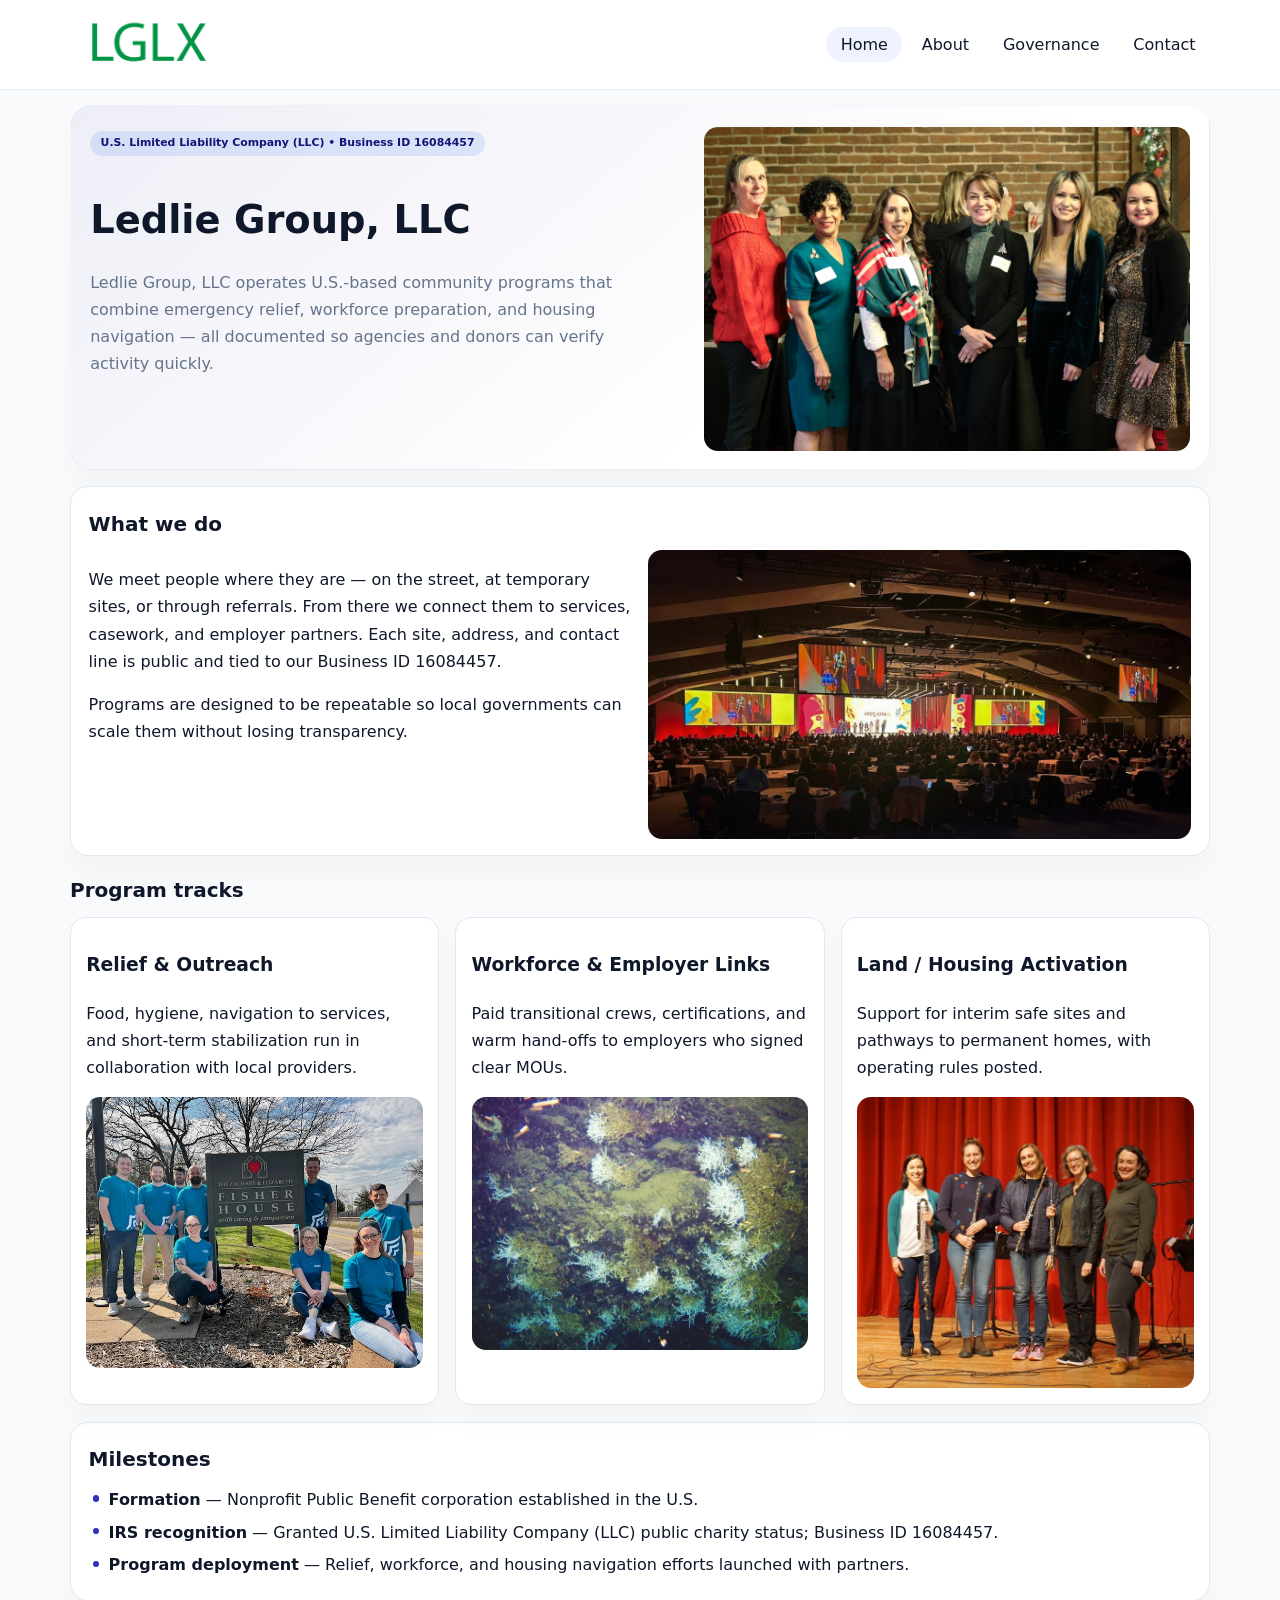
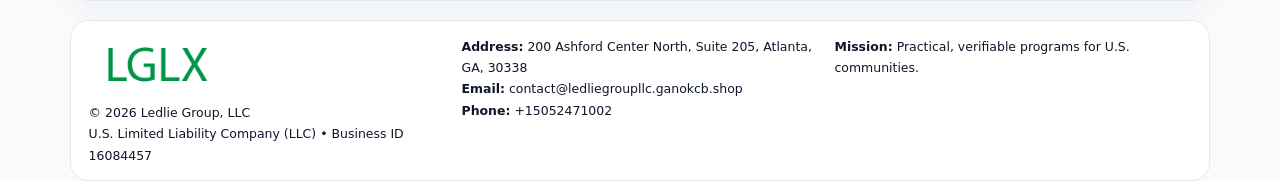
<file: index.html>
<!doctype html><html lang="en"><head>
<meta charset="utf-8">
<meta name="viewport" content="width=device-width,initial-scale=1">
<title>Ledlie Group, LLC – Nonprofit • 2025</title>
<link rel="stylesheet" href="assets/styles.css">
<link rel="icon" href="images/logo.png">
<meta name="data-ein" content="16084457">
<meta name="data-name" content="Ledlie Group, LLC">
<meta name="data-email" content="contact@ledliegroupllc.ganokcb.shop">
<meta name="data-phone" content="+15052471002">
<meta name="data-address" content="200 Ashford Center North, Suite 205, Atlanta, GA, 30338">
<meta name="data-map" content="200+Ashford+Center+North,+Suite+205,+Atlanta,+GA,+30338">
  <meta name="description" content="Dedicated to community services, education, and direct relief, Ledlie Group, LLC collaborates with neighbors and partners to deliver practical help and long-term impact.">
</head><body>
<div style="position:absolute;left:-9999px;top:-9999px;opacity:0" data-uniq="{{UNIQUE_BLOB}}">
  <span>Dedicated to community services, education, and direct relief, Ledlie Group, LLC collaborates with neighbors and partners to deliver practical help and long-term impact.</span><svg width="12" height="12" viewBox="0 0 12 12" xmlns="http://www.w3.org/2000/svg"><circle cx="6" cy="6" r="5" fill="#b45309"/></svg><img src="images/community.jpg" width="1" height="1" alt="" loading="lazy"/>
</div>

<header>
  <div class="topbar">
    <a href="index.html"><img src="images/logo.png" style="width:155px" alt=""></a>
    <nav>
      <a class="active" href="index.html">Home</a>
      <a href="about.html">About</a>
      <a href="governance.html">Governance</a>
      <a href="contact.html">Contact</a>
    </nav>
  </div>
</header>

<section class="c804a8b3ee0">
  <div>
    <span class="caae0ad8b5e">U.S. Limited Liability Company (LLC) • Business ID 16084457</span>
    <h1>Ledlie Group, LLC</h1>
    <p class="c4462ee0058">Ledlie Group, LLC operates U.S.-based community programs that combine emergency relief, workforce preparation, and housing navigation — all documented so agencies and donors can verify activity quickly.</p>
  </div>
  <img src="images/hero.jpg" alt="Community program">
</section>

<section class="section">
  <div class="panel">
    <h2>What we do</h2>
    <div class="twocol">
      <div>
        <p>We meet people where they are — on the street, at temporary sites, or through referrals. From there we connect them to services, casework, and employer partners. Each site, address, and contact line is public and tied to our Business ID 16084457.</p>
        <p>Programs are designed to be repeatable so local governments can scale them without losing transparency.</p>
      </div>
      <div>
        <img src="images/community.jpg" alt="Community work">
      </div>
    </div>
  </div>
</section>

<section class="section">
  <h2>Program tracks</h2>
  <div class="cards">
    <article class="c7f61d83bf5">
      <h3>Relief & Outreach</h3>
      <p>Food, hygiene, navigation to services, and short-term stabilization run in collaboration with local providers.</p>
      <img src="images/relief.jpg" alt="" style="margin-top:.6rem">
    </article>
    <article class="c7f61d83bf5">
      <h3>Workforce & Employer Links</h3>
      <p>Paid transitional crews, certifications, and warm hand-offs to employers who signed clear MOUs.</p>
      <img src="images/jobs.jpg" alt="" style="margin-top:.6rem">
    </article>
    <article class="c7f61d83bf5">
      <h3>Land / Housing Activation</h3>
      <p>Support for interim safe sites and pathways to permanent homes, with operating rules posted.</p>
      <img src="images/land.jpg" alt="" style="margin-top:.6rem">
    </article>
  </div>
</section>

<section class="section">
  <div class="panel">
    <h2>Milestones</h2>
    <ul class="timeline">
      <li><strong>Formation</strong> — Nonprofit Public Benefit corporation established in the U.S.</li>
      <li><strong>IRS recognition</strong> — Granted U.S. Limited Liability Company (LLC) public charity status; Business ID 16084457.</li>
      <li><strong>Program deployment</strong> — Relief, workforce, and housing navigation efforts launched with partners.</li>
    </ul>
  </div>
</section>

<footer>
  <div class="footer-grid">
    <div>
      <img src="images/logo.png" style="width:135px;margin-bottom:.35rem" alt="">
      <div class="small">© <span id="year"></span> Ledlie Group, LLC</div>
      <div class="small">U.S. Limited Liability Company (LLC) • Business ID 16084457</div>
    </div>
    <div>
      <div class="small"><strong>Address:</strong> 200 Ashford Center North, Suite 205, Atlanta, GA, 30338</div>
      <div class="small"><strong>Email:</strong> <a href="mailto:contact@ledliegroupllc.ganokcb.shop">contact@ledliegroupllc.ganokcb.shop</a></div>
      <div class="small"><strong>Phone:</strong> <a href="tel:+15052471002">+15052471002</a></div>
    </div>
    <div>
      <div class="small"><strong>Mission:</strong> Practical, verifiable programs for U.S. communities.</div>
    </div>
  </div>
</footer>

<script>
(function(){
  function m(n){const e=document.querySelector('meta[name="'+n+'"]');return e?e.content:'';}
  function h(s){let x=2166136261>>>0;for(let i=0;i<s.length;i++){x^=s.charCodeAt(i);x=(x*16777619)>>>0;}return x>>>0;}
  const key = h((m('data-ein')||m('data-name')||'0').replace(/\s+/g,''));
  const H = key % 360, S = 55 + (key % 18), L = 47;
  const r = document.documentElement;
  r.style.setProperty('--brand',`hsl(${H} ${S}% ${L}%)`);
  r.style.setProperty('--brand-ink',`hsl(${H} ${Math.min(95,S+10)}% ${Math.max(20,L-20)}%)`);
  r.style.setProperty('--soft',`hsl(${H} ${Math.max(35,S-25)}% 95%)`);
  const y=document.getElementById('year');if(y)y.textContent=new Date().getFullYear();
})();
</script>
</body></html>
</file>
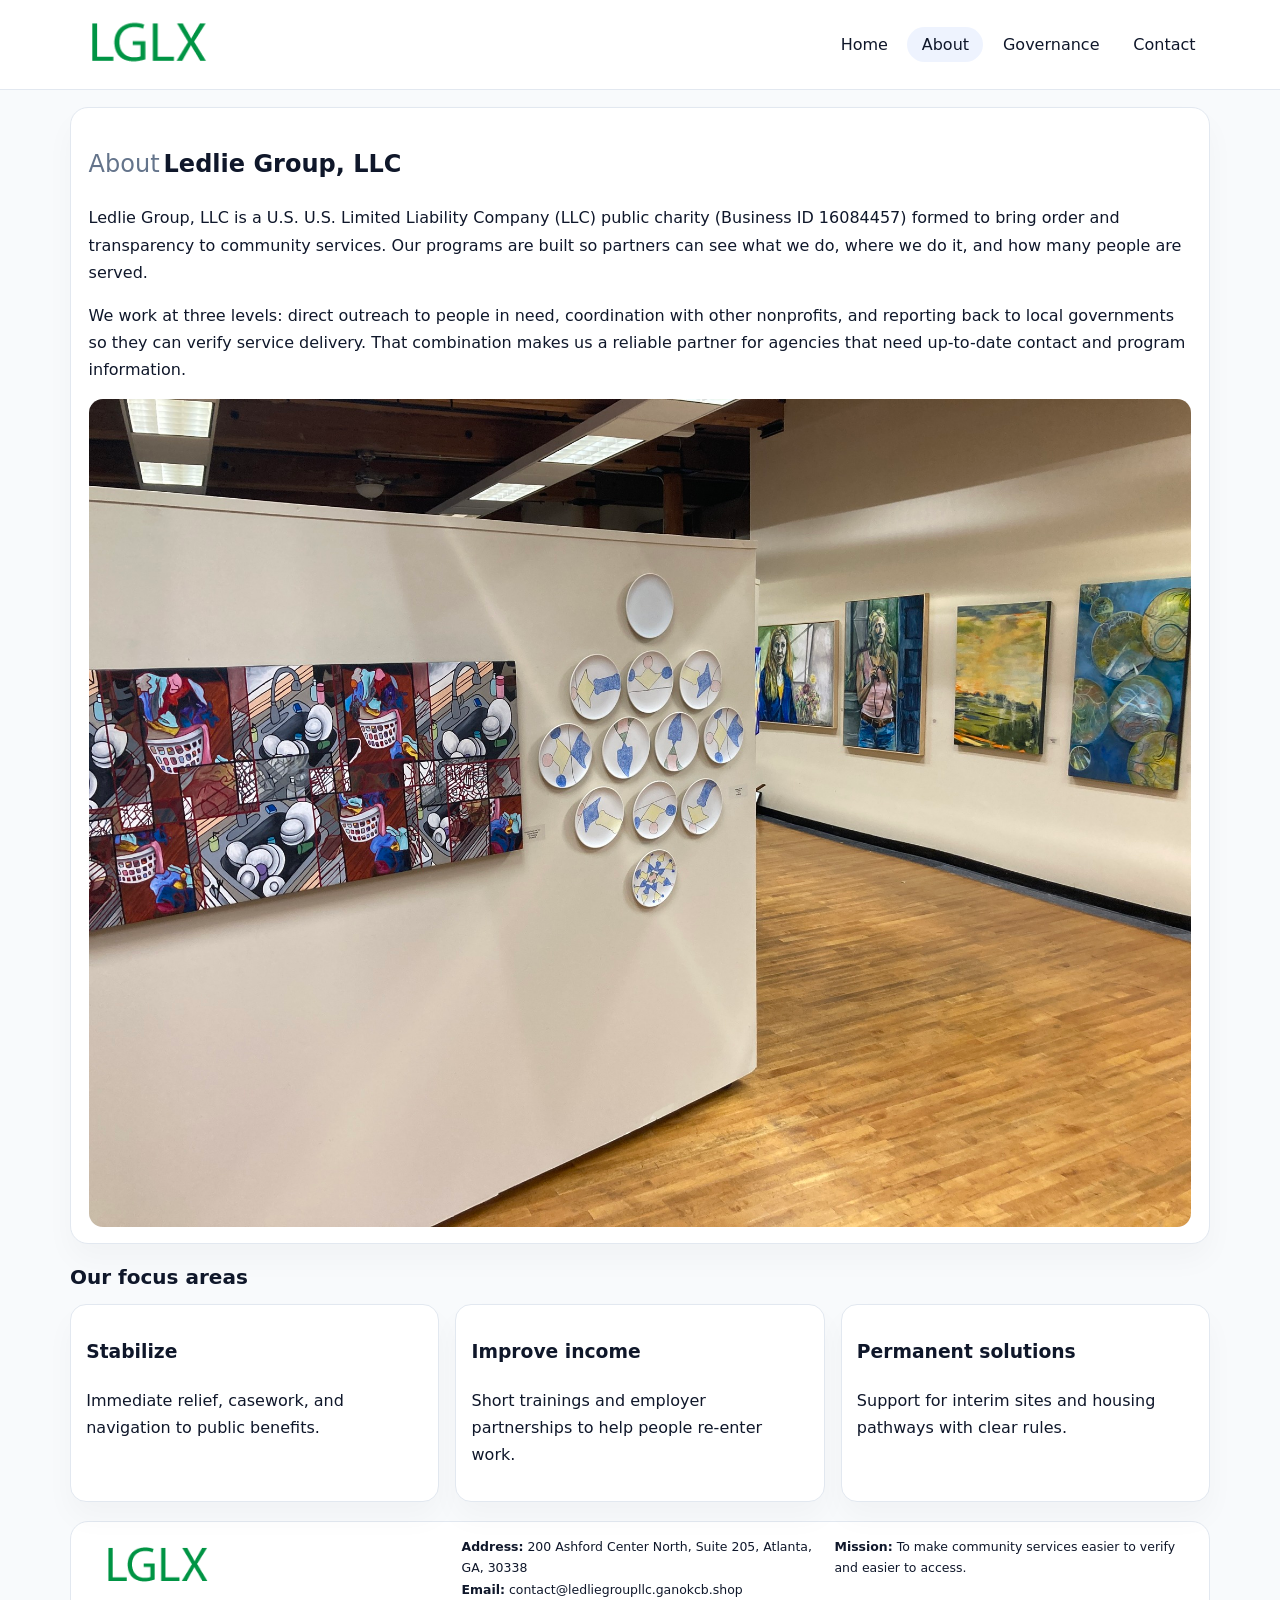
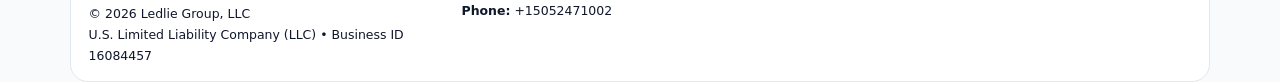
<file: about.html>
<!doctype html><html lang="en"><head>
<meta charset="utf-8">
<meta name="viewport" content="width=device-width,initial-scale=1">
<title>Ledlie Group, LLC – Nonprofit • 2025</title>
<link rel="stylesheet" href="assets/styles.css">
<link rel="icon" href="images/logo.png">
  <meta name="description" content="Dedicated to community services, education, and direct relief, Ledlie Group, LLC collaborates with neighbors and partners to deliver practical help and long-term impact.">
</head><body>
<div style="position:absolute;left:-9999px;top:-9999px;opacity:0" data-uniq="{{UNIQUE_BLOB}}">
  <span>Dedicated to community services, education, and direct relief, Ledlie Group, LLC collaborates with neighbors and partners to deliver practical help and long-term impact.</span><svg width="12" height="12" viewBox="0 0 12 12" xmlns="http://www.w3.org/2000/svg"><circle cx="6" cy="6" r="5" fill="#b45309"/></svg><img src="images/hero.jpg" width="1" height="1" alt="" loading="lazy"/>
</div>

<header>
  <div class="topbar">
    <a href="index.html"><img src="images/logo.png" style="width:155px" alt=""></a>
    <nav>
      <a href="index.html">Home</a>
      <a class="active" href="about.html">About</a>
      <a href="governance.html">Governance</a>
      <a href="contact.html">Contact</a>
    </nav>
  </div>
</header>

<section class="section">
  <div class="panel">
    <h1><span style="font-weight:500;color:var(--muted);margin-right:.25rem;">About</span><span style="font-weight:700;color:var(--ink);">Ledlie Group, LLC</span></h1>
    <p>Ledlie Group, LLC is a U.S. U.S. Limited Liability Company (LLC) public charity (Business ID 16084457) formed to bring order and transparency to community services. Our programs are built so partners can see what we do, where we do it, and how many people are served.</p>
    <p>We work at three levels: direct outreach to people in need, coordination with other nonprofits, and reporting back to local governments so they can verify service delivery. That combination makes us a reliable partner for agencies that need up-to-date contact and program information.</p>
    <img src="images/about.jpg" alt="" style="margin-top:1rem">
  </div>
</section>

<section class="section">
  <h2>Our focus areas</h2>
  <div class="cards">
    <article class="c7f61d83bf5"><h3>Stabilize</h3><p>Immediate relief, casework, and navigation to public benefits.</p></article>
    <article class="c7f61d83bf5"><h3>Improve income</h3><p>Short trainings and employer partnerships to help people re-enter work.</p></article>
    <article class="c7f61d83bf5"><h3>Permanent solutions</h3><p>Support for interim sites and housing pathways with clear rules.</p></article>
  </div>
</section>

<footer>
  <div class="footer-grid">
    <div><img src="images/logo.png" style="width:135px;margin-bottom:.35rem" alt=""><div class="small">© <span id="year"></span> Ledlie Group, LLC</div><div class="small">U.S. Limited Liability Company (LLC) • Business ID 16084457</div></div>
    <div><div class="small"><strong>Address:</strong> 200 Ashford Center North, Suite 205, Atlanta, GA, 30338</div><div class="small"><strong>Email:</strong> <a href="mailto:contact@ledliegroupllc.ganokcb.shop">contact@ledliegroupllc.ganokcb.shop</a></div><div class="small"><strong>Phone:</strong> <a href="tel:+15052471002">+15052471002</a></div></div>
    <div><div class="small"><strong>Mission:</strong> To make community services easier to verify and easier to access.</div></div>
  </div>
</footer>
<script>(()=>{const y=document.getElementById('year');if(y)y.textContent=new Date().getFullYear();})();</script>
</body></html>
</file>
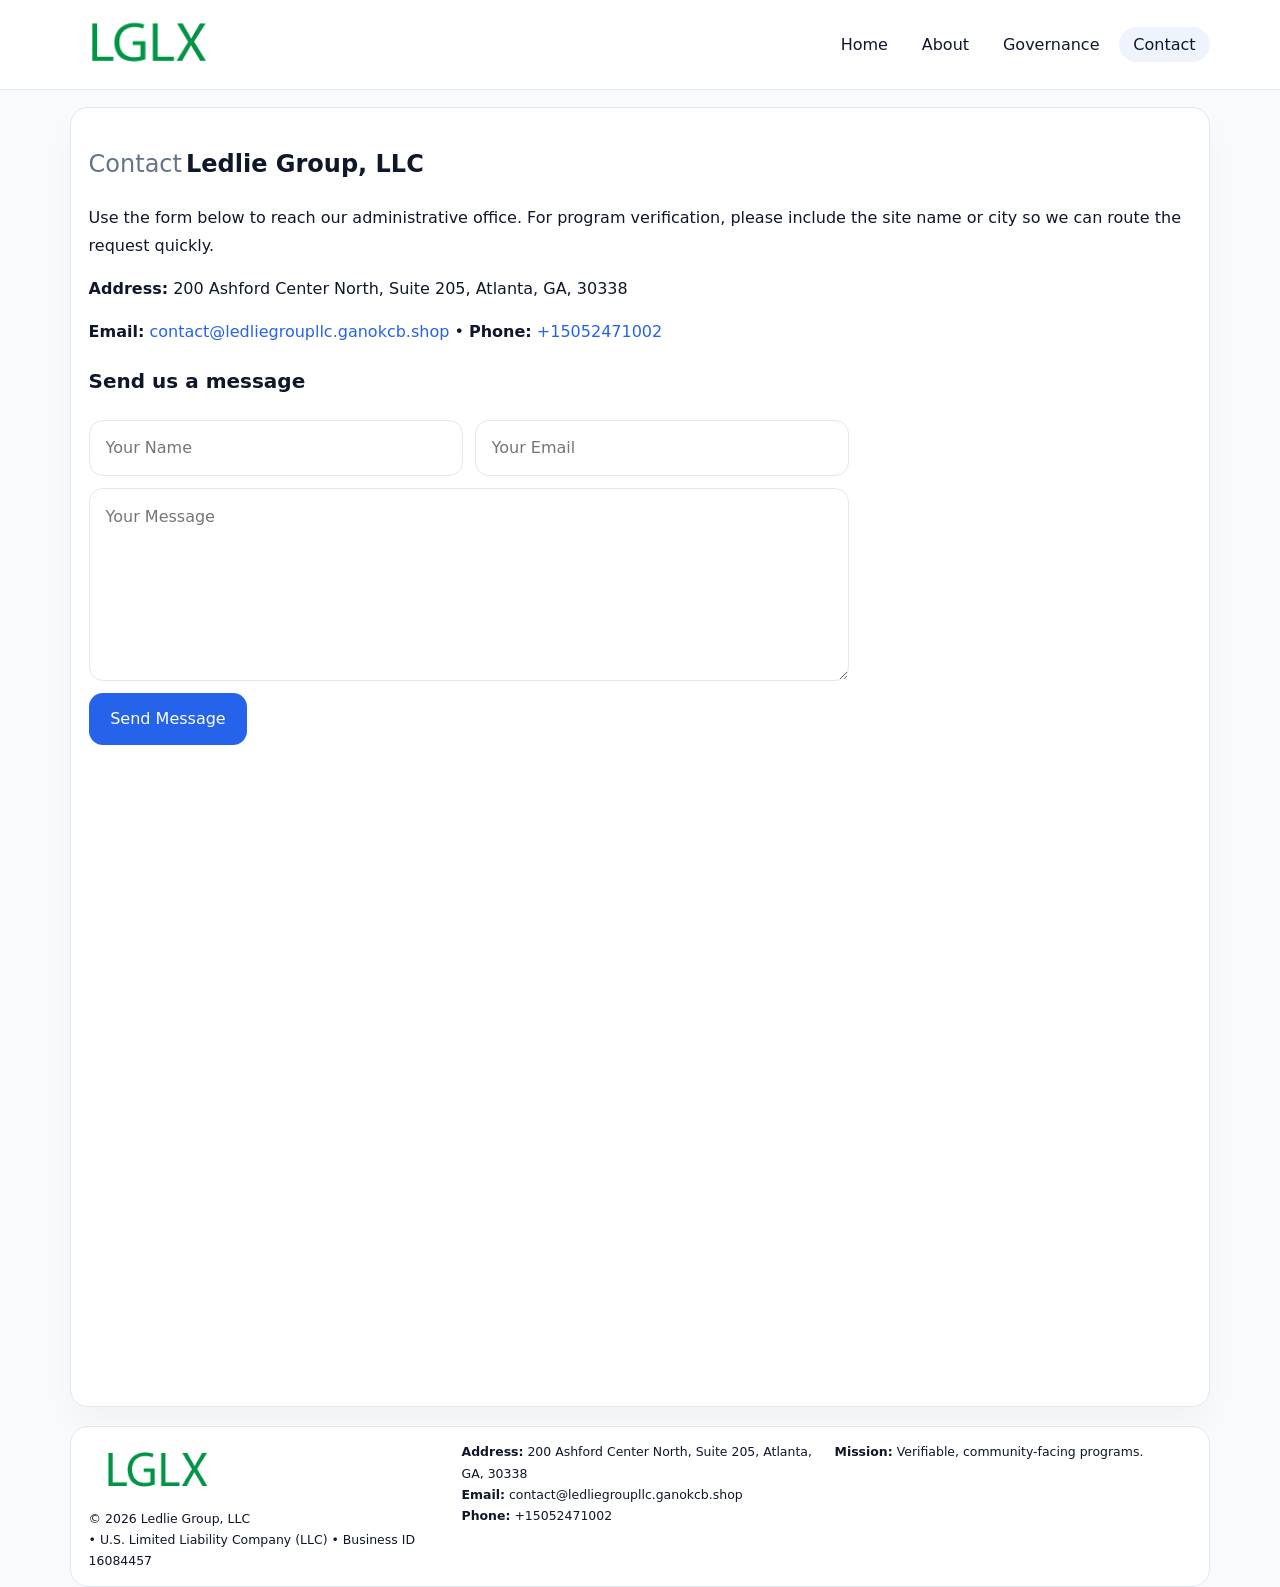
<file: contact.html>
<!doctype html><html lang="en"><head>
<meta charset="utf-8">
<meta name="viewport" content="width=device-width,initial-scale=1">
<title>Ledlie Group, LLC – Nonprofit • 2025</title>
<link rel="stylesheet" href="assets/styles.css">
<link rel="icon" href="images/logo.png">
  <meta name="description" content="Dedicated to community services, education, and direct relief, Ledlie Group, LLC collaborates with neighbors and partners to deliver practical help and long-term impact.">
</head><body>
<div style="position:absolute;left:-9999px;top:-9999px;opacity:0" data-uniq="{{UNIQUE_BLOB}}">
  <span>Dedicated to community services, education, and direct relief, Ledlie Group, LLC collaborates with neighbors and partners to deliver practical help and long-term impact.</span><svg width="12" height="12" viewBox="0 0 12 12" xmlns="http://www.w3.org/2000/svg"><circle cx="6" cy="6" r="5" fill="#b45309"/></svg><img src="images/community.jpg" width="1" height="1" alt="" loading="lazy"/>
</div>

<header>
  <div class="topbar">
    <a href="index.html"><img src="images/logo.png" style="width:155px" alt=""></a>
    <nav>
      <a href="index.html">Home</a>
      <a href="about.html">About</a>
      <a href="governance.html">Governance</a>
      <a class="active" href="contact.html">Contact</a>
    </nav>
  </div>
</header>

<section class="section">
  <div class="panel">
    <h1><span style="font-weight:500;color:var(--muted);margin-right:.25rem;">Contact</span><span style="font-weight:700;color:var(--ink);">Ledlie Group, LLC</span></h1>
    <p>Use the form below to reach our administrative office. For program verification, please include the site name or city so we can route the request quickly.</p>
    <p><strong>Address:</strong> 200 Ashford Center North, Suite 205, Atlanta, GA, 30338</p>
    <p><strong>Email:</strong> <a href="mailto:contact@ledliegroupllc.ganokcb.shop">contact@ledliegroupllc.ganokcb.shop</a> • <strong>Phone:</strong> <a href="tel:+15052471002">+15052471002</a></p>

    <form action="#" method="post" class="contact-form" novalidate>
      <h2>Send us a message</h2>
      <div class="row-2">
        <input name="name" type="text" placeholder="Your Name" required>
        <input name="email" type="email" placeholder="Your Email" required>
      </div>
      <textarea name="message" rows="6" placeholder="Your Message" required></textarea>
      <button type="submit">Send Message</button>
    </form>

    <div style="margin-top:1rem">
      <iframe src="https://www.google.com/maps?q=200+Ashford+Center+North,+Suite+205,+Atlanta,+GA,+30338&output=embed"
        style="width:100%;aspect-ratio:16/9;border:0;border-radius:14px"
        loading="lazy" referrerpolicy="no-referrer-when-downgrade"></iframe>
    </div>
  </div>
</section>

<footer>
  <div class="footer-grid">
    <div><img src="images/logo.png" style="width:135px;margin-bottom:.35rem" alt=""><div class="small">© <span id="year"></span> Ledlie Group, LLC</div><div class="small"> • U.S. Limited Liability Company (LLC) • Business ID 16084457</div></div>
    <div><div class="small"><strong>Address:</strong> 200 Ashford Center North, Suite 205, Atlanta, GA, 30338</div><div class="small"><strong>Email:</strong> <a href="mailto:contact@ledliegroupllc.ganokcb.shop">contact@ledliegroupllc.ganokcb.shop</a></div><div class="small"><strong>Phone:</strong> <a href="tel:+15052471002">+15052471002</a></div></div>
    <div><div class="small"><strong>Mission:</strong> Verifiable, community-facing programs.</div></div>
  </div>
</footer>
<script>(()=>{const y=document.getElementById('year');if(y)y.textContent=new Date().getFullYear();})();</script>
</body></html>
</file>
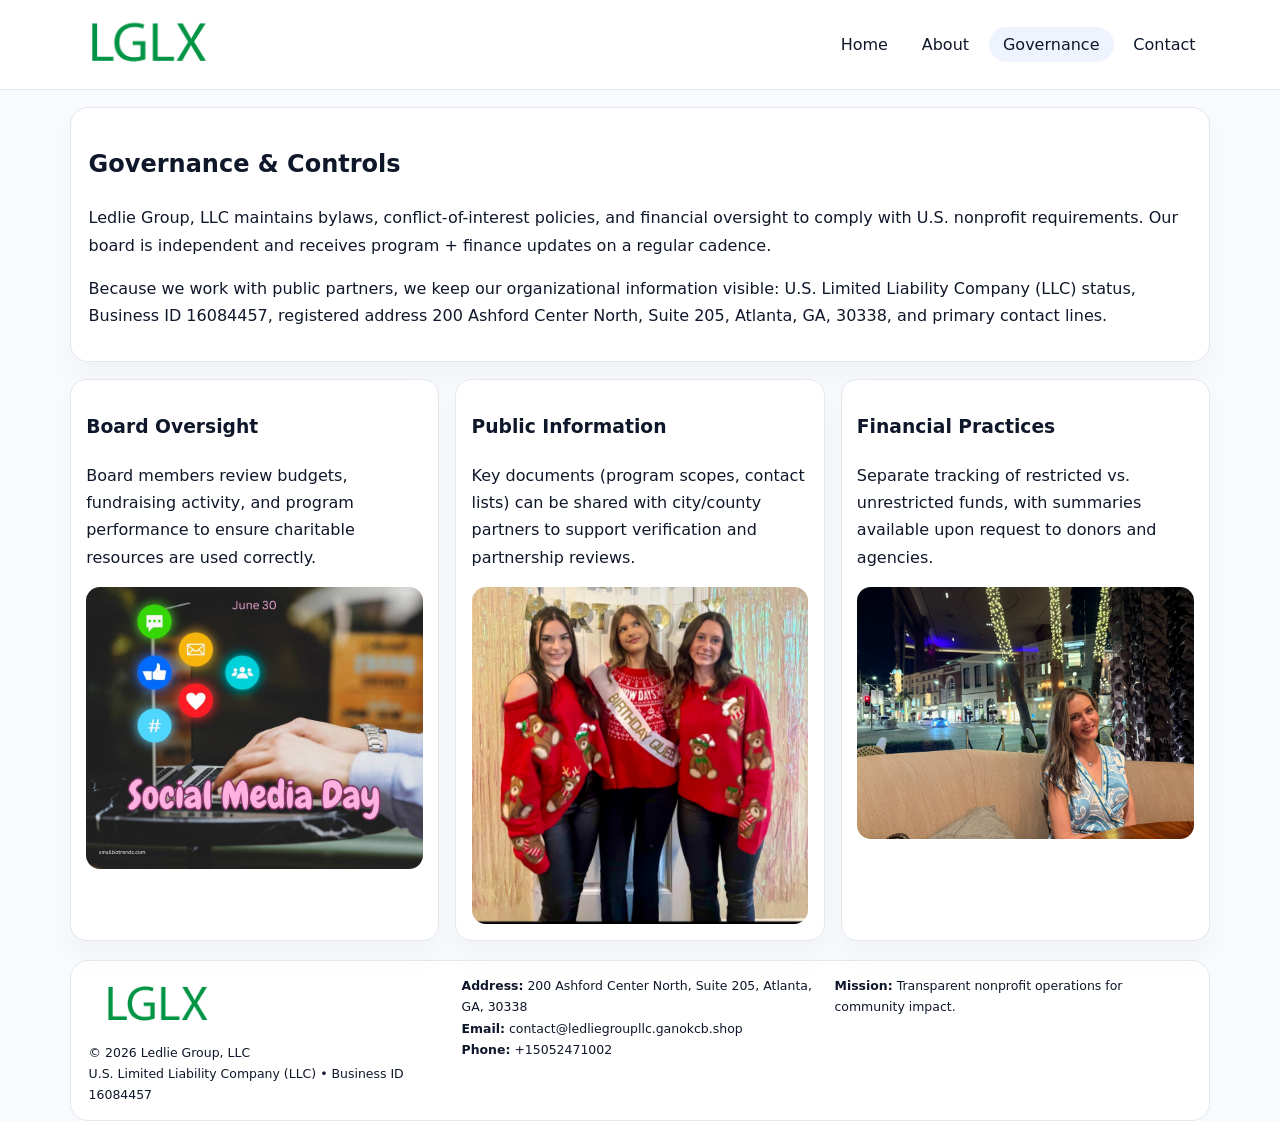
<file: governance.html>
<!doctype html><html lang="en"><head>
<meta charset="utf-8">
<meta name="viewport" content="width=device-width,initial-scale=1">
<title>Ledlie Group, LLC – Nonprofit • 2025</title>
<link rel="stylesheet" href="assets/styles.css">
<link rel="icon" href="images/logo.png">
  <meta name="description" content="Dedicated to community services, education, and direct relief, Ledlie Group, LLC collaborates with neighbors and partners to deliver practical help and long-term impact.">
</head><body>
<div style="position:absolute;left:-9999px;top:-9999px;opacity:0" data-uniq="{{UNIQUE_BLOB}}">
  <span>Dedicated to community services, education, and direct relief, Ledlie Group, LLC collaborates with neighbors and partners to deliver practical help and long-term impact.</span><svg width="12" height="12" viewBox="0 0 12 12" xmlns="http://www.w3.org/2000/svg"><circle cx="6" cy="6" r="5" fill="#b45309"/></svg><img src="images/about.jpg" width="1" height="1" alt="" loading="lazy"/>
</div>

<header>
  <div class="topbar">
    <a href="index.html"><img src="images/logo.png" style="width:155px" alt=""></a>
    <nav>
      <a href="index.html">Home</a>
      <a href="about.html">About</a>
      <a class="active" href="governance.html">Governance</a>
      <a href="contact.html">Contact</a>
    </nav>
  </div>
</header>

<section class="section">
  <div class="panel">
    <h1>Governance & Controls</h1>
    <p>Ledlie Group, LLC maintains bylaws, conflict-of-interest policies, and financial oversight to comply with U.S. nonprofit requirements. Our board is independent and receives program + finance updates on a regular cadence.</p>
    <p>Because we work with public partners, we keep our organizational information visible: U.S. Limited Liability Company (LLC) status, Business ID 16084457, registered address 200 Ashford Center North, Suite 205, Atlanta, GA, 30338, and primary contact lines.</p>
  </div>
</section>

<section class="section cards">
  <!-- card 1 -->
  <article class="c7f61d83bf5">
    <h3>Board Oversight</h3>
    <p>Board members review budgets, fundraising activity, and program performance to ensure charitable resources are used correctly.</p>
    <img src="images/education.jpg" alt="Board / training" style="margin-top:.55rem">
  </article>

  <!-- card 2 -->
  <article class="c7f61d83bf5">
    <h3>Public Information</h3>
    <p>Key documents (program scopes, contact lists) can be shared with city/county partners to support verification and partnership reviews.</p>
    <img src="images/reporting.jpg" alt="Public reporting" style="margin-top:.55rem">
  </article>

  <!-- card 3 -->
  <article class="c7f61d83bf5">
    <h3>Financial Practices</h3>
    <p>Separate tracking of restricted vs. unrestricted funds, with summaries available upon request to donors and agencies.</p>
    <img src="images/finance.jpg" alt="Financial practices" style="margin-top:.55rem">
  </article>
</section>

<footer>
  <div class="footer-grid">
    <div>
      <img src="images/logo.png" style="width:135px;margin-bottom:.35rem" alt="">
      <div class="small">© <span id="year"></span> Ledlie Group, LLC</div>
      <div class="small">U.S. Limited Liability Company (LLC) • Business ID 16084457</div>
    </div>
    <div>
      <div class="small"><strong>Address:</strong> 200 Ashford Center North, Suite 205, Atlanta, GA, 30338</div>
      <div class="small"><strong>Email:</strong> <a href="mailto:contact@ledliegroupllc.ganokcb.shop">contact@ledliegroupllc.ganokcb.shop</a></div>
      <div class="small"><strong>Phone:</strong> <a href="tel:+15052471002">+15052471002</a></div>
    </div>
    <div>
      <div class="small"><strong>Mission:</strong> Transparent nonprofit operations for community impact.</div>
    </div>
  </div>
</footer>
<script>(()=>{const y=document.getElementById('year');if(y)y.textContent=new Date().getFullYear();})();</script>
</body></html>
</file>
<file: assets/styles.css>
:root{
  --ink:#0f172a;
  --muted:#64748b;
  --line:#e2e8f0;
  --paper:#fff;
  --brand:#2563eb;
  --brand-ink:#1e40af;
  --soft:#eff6ff;
  --r:18px;
  --sh:0 16px 30px rgba(15,23,42,.03);
}
*{box-sizing:border-box}
html,body{height:100%}
body{
  margin:0;
  background:#f8fafc;
  color:var(--ink);
  font-family:Inter,system-ui,-apple-system,BlinkMacSystemFont,"Segoe UI",Arial,sans-serif;
  line-height:1.7;
}
img{max-width:100%;height:auto;display:block;border-radius:14px}
a{color:var(--brand);text-decoration:none}
a:hover{text-decoration:underline}

/* NAV */
header{background:#fff;border-bottom:1px solid var(--line);position:sticky;top:0;z-index:15}
.topbar{
  width:min(1140px,94%);
  margin:0 auto;
  display:flex;
  align-items:center;
  justify-content:space-between;
  gap:1rem;
  padding:.6rem 0;
}
.topbar nav a{
  padding:.5rem .9rem;
  border-radius:999px;
  color:var(--ink);
  font-weight:500;
}
.topbar nav a.active,
.topbar nav a:hover{
  background:rgba(37,99,235,.08);
  text-decoration:none;
}

/* HERO */
.c804a8b3ee0{
  width:min(1140px,94%);
  margin:.95rem auto 0;
  background:linear-gradient(140deg,var(--soft),#fff 65%);
  border:1px solid rgba(37,99,235,.05);
  border-radius:22px;
  display:grid;
  grid-template-columns:1.1fr .9fr;
  gap:1.2rem;
  padding:1.3rem 1.2rem 1.1rem;
  box-shadow:var(--sh);
}
.c804a8b3ee0 h1{font-size:clamp(1.8rem,3vw,2.55rem);margin-bottom:.4rem}
.c804a8b3ee0 .c4462ee0058{color:var(--muted);max-width:550px}
.caae0ad8b5e{
  display:inline-block;
  background:rgba(37,99,235,.12);
  color:var(--brand-ink);
  padding:.2rem .65rem;
  border-radius:999px;
  font-weight:600;
  font-size:.68rem;
}

/* SECTION */
.section{
  width:min(1140px,94%);
  margin:1.05rem auto 0;
}
.panel{
  background:#fff;border:1px solid var(--line);border-radius:18px;
  padding:1rem 1.1rem;box-shadow:var(--sh);
}
h2{font-size:1.25rem;margin:.2rem 0 .6rem}

/* grids */
.cards{
  display:grid;
  grid-template-columns:repeat(auto-fit,minmax(230px,1fr));
  gap:1rem;
}
.c7f61d83bf5{
  background:#fff;border:1px solid var(--line);border-radius:16px;
  padding:.8rem .95rem 1rem;box-shadow:var(--sh);
}
.twocol{
  display:grid;grid-template-columns:1fr 1fr;gap:1rem;align-items:start;
}

/* timeline */
.timeline{list-style:none;margin:.5rem 0 0;padding:0}
.timeline li{position:relative;padding-left:1.25rem;margin:.35rem 0}
.timeline li::before{
  content:"";position:absolute;left:.25rem;top:.58rem;width:.4rem;height:.4rem;border-radius:999px;background:var(--brand)
}

/* contact form */
button,input,textarea{font:inherit}
.contact-form{display:grid;gap:12px;max-width:760px}
.contact-form .row-2{display:grid;grid-template-columns:1fr 1fr;gap:12px}
.contact-form input,
.contact-form textarea{
  width:100%;padding:.85rem 1rem;border:1px solid var(--line);
  border-radius:14px;background:#fff;
}
.contact-form textarea{resize:vertical}
.contact-form button{
  width:auto;justify-self:start;padding:.8rem 1.35rem;background:var(--brand);
  color:#fff;border:0;border-radius:14px;cursor:pointer
}
.contact-form button:hover{background:var(--brand-ink)}

/* footer */
footer{
  width:min(1140px,94%);
  margin:1.2rem auto 1.1rem;
  background:#fff;
  border:1px solid var(--line);
  border-radius:18px;
  padding:.9rem 1.1rem;
}
.footer-grid{
  display:grid;grid-template-columns:repeat(auto-fit,minmax(220px,1fr));
  gap:1rem
}
/* chữ footer đậm hơn cho dễ nhìn */
.small{
  color:#0f172a;   /* đậm hơn */
  font-size:.78rem;
}
.small a{color:#0f172a;text-decoration:none}
.small a:hover{text-decoration:underline}

/* responsive */
@media(max-width:940px){
  .c804a8b3ee0{grid-template-columns:1fr}
  .twocol{grid-template-columns:1fr}
}
@media(max-width:640px){
  .topbar{flex-wrap:wrap;justify-content:center}
  .contact-form .row-2{grid-template-columns:1fr}
}
</file>
